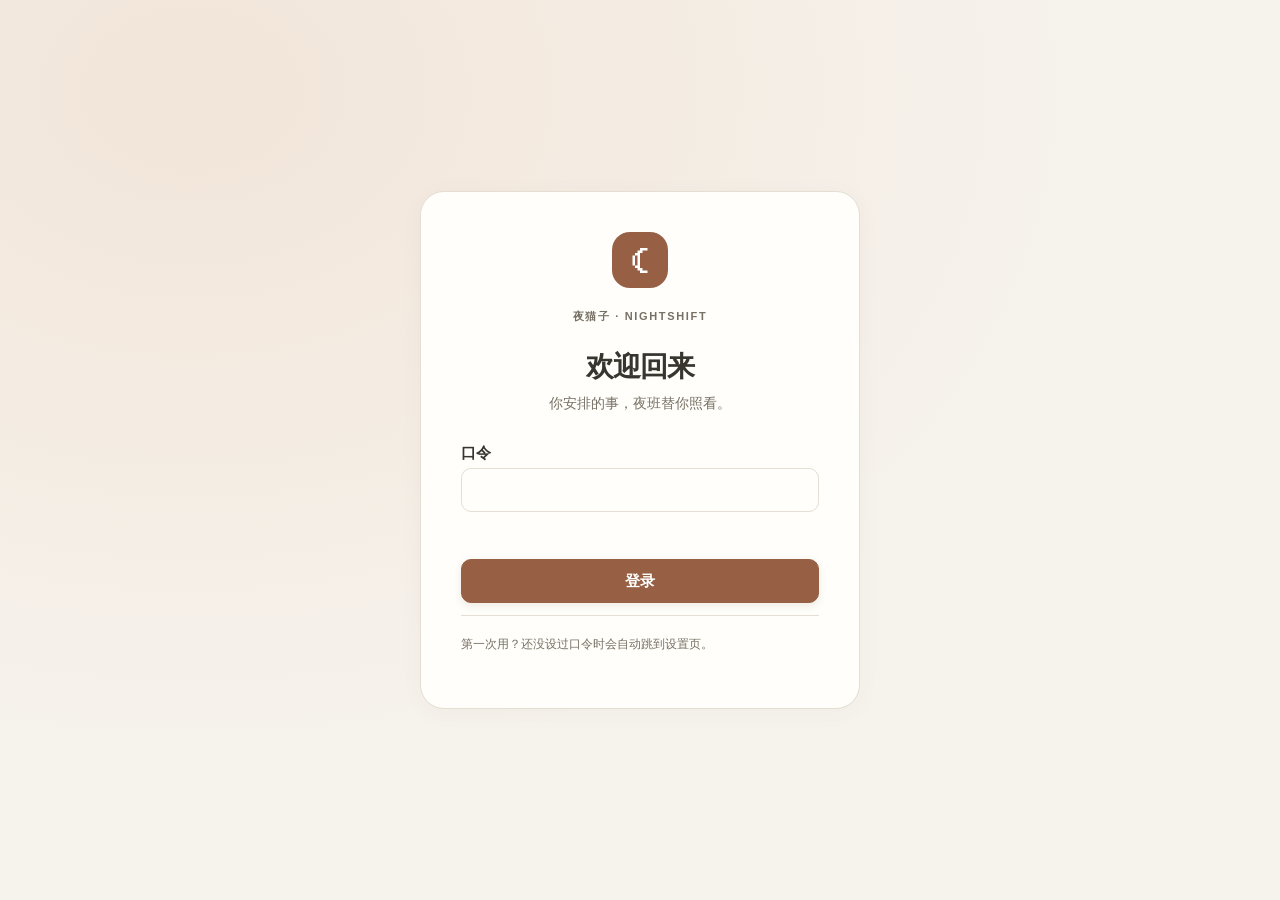
<file: web/login.html>
<!doctype html>
<html lang="zh-CN">
<head>
<meta charset="utf-8">
<meta name="viewport" content="width=device-width, initial-scale=1, viewport-fit=cover">
<title>夜猫子 · 登录</title>
<link rel="stylesheet" href="./style.css">
</head>
<body class="auth-page">
<main class="auth-box">
<div class="auth-brand"><span class="brand-mark" aria-hidden="true">☾</span><p class="eyebrow">夜猫子 · NIGHTSHIFT</p></div>
  <h1>欢迎回来</h1>
  <p class="page-intro">你安排的事，夜班替你照看。</p>
  <form id="login-form">
    <label for="password"><b>口令</b></label>
    <input type="password" id="password" autocomplete="current-password" required>
    <p id="err" class="err" role="alert"></p>
    <button type="submit" class="primary">登录</button>
  </form>
  <p class="note">第一次用？还没设过口令时会自动跳到设置页。</p>
</main>
<script>
"use strict";
var form = document.getElementById("login-form");
var err = document.getElementById("err");
form.addEventListener("submit", async function (ev) {
  ev.preventDefault();
  err.textContent = "";
  var password = document.getElementById("password").value;
  try {
    var resp = await fetch("./api/login", {
      method: "POST",
      headers: { "Content-Type": "application/json", "X-Requested-With": "nightshift" },
      body: JSON.stringify({ password: password })
    });
    var data = {};
    try { data = await resp.json(); } catch (e) { /* 空响应体 */ }
    if (resp.ok) {
      location.href = "./";
      return;
    }
    if (resp.status === 429) {
      err.textContent = "失败次数太多，请 15 分钟后再试";
    } else {
      err.textContent = data.error || "登录失败（" + resp.status + "）";
    }
  } catch (e) {
    err.textContent = "网络错误，稍后再试";
  }
});
</script>
</body>
</html>
</file>
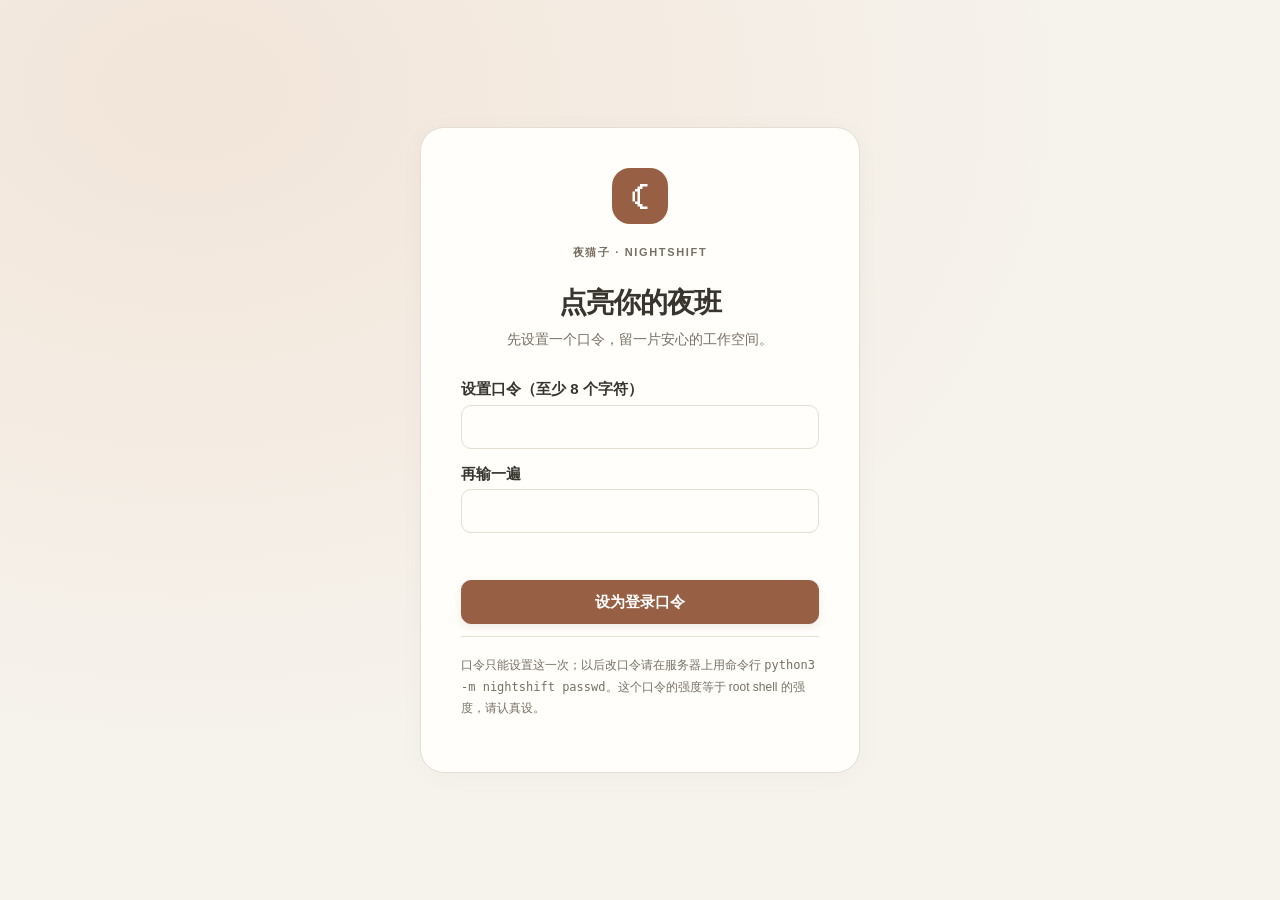
<file: web/setup.html>
<!doctype html>
<html lang="zh-CN">
<head>
<meta charset="utf-8">
<meta name="viewport" content="width=device-width, initial-scale=1, viewport-fit=cover">
<title>夜猫子 · 设置口令</title>
<link rel="stylesheet" href="./style.css">
</head>
<body class="auth-page">
<main class="auth-box">
<div class="auth-brand"><span class="brand-mark" aria-hidden="true">☾</span><p class="eyebrow">夜猫子 · NIGHTSHIFT</p></div>
  <h1>点亮你的夜班</h1>
  <p class="page-intro">先设置一个口令，留一片安心的工作空间。</p>
  <form id="setup-form">
    <label for="password"><b>设置口令（至少 8 个字符）</b></label>
    <input type="password" id="password" autocomplete="new-password" minlength="8" required>
    <label for="password2"><b>再输一遍</b></label>
    <input type="password" id="password2" autocomplete="new-password" minlength="8" required>
    <p id="err" class="err" role="alert"></p>
    <button type="submit" class="primary">设为登录口令</button>
  </form>
  <p class="note">口令只能设置这一次；以后改口令请在服务器上用命令行
  <code>python3 -m nightshift passwd</code>。这个口令的强度等于 root shell 的强度，请认真设。</p>
</main>
<script>
"use strict";
var form = document.getElementById("setup-form");
var err = document.getElementById("err");
form.addEventListener("submit", async function (ev) {
  ev.preventDefault();
  err.textContent = "";
  var password = document.getElementById("password").value;
  var password2 = document.getElementById("password2").value;
  if (password !== password2) {
    err.textContent = "两次输入不一致";
    return;
  }
  try {
    var resp = await fetch("./api/setup", {
      method: "POST",
      headers: { "Content-Type": "application/json", "X-Requested-With": "nightshift" },
      body: JSON.stringify({ password: password })
    });
    var data = {};
    try { data = await resp.json(); } catch (e) { /* 空响应体 */ }
    if (resp.ok) {
      location.href = "./";
      return;
    }
    err.textContent = data.error || "设置失败（" + resp.status + "）";
  } catch (e) {
    err.textContent = "网络错误，稍后再试";
  }
});
</script>
</body>
</html>
</file>
<file: web/style.css>
/* 夜班工作台：暖纸色、系统字体、桌面分栏与手机底部导航。 */

:root {
  color-scheme: light;
  --bg: #f6f3ed;
  --card: #fffefa;
  --surface: #eee9df;
  --text: #37352e;
  --muted: #777064;
  --line: #e4ded3;
  --accent: #976044;
  --accent-weak: #f2e5d9;
  --on-accent: #ffffff;
  --ok: #527562;
  --warn: #a77429;
  --warn-bg: #f8ecd3;
  --danger: #b94c43;
  --danger-bg: #fae9e4;
  --purple: #827096;
  --chip-sched: #777368;
  --chip-done: #63766a;
  --chip-cancel: #78736c;
  --screen-bg: #242620;
  --screen-text: #e1e8d6;
  --shadow: 0 4px 24px rgba(72, 52, 31, .035);
}

@media (prefers-color-scheme: dark) {
  :root {
    color-scheme: dark;
    --bg: #211f1c;
    --card: #2b2823;
    --surface: #343029;
    --text: #f0e8db;
    --muted: #b6ab9b;
    --line: #464035;
    --accent: #e0ab87;
    --accent-weak: #443329;
    --on-accent: #2b2019;
    --ok: #8baa92;
    --warn: #deb363;
    --warn-bg: #433621;
    --danger: #ee9386;
    --danger-bg: #482e29;
    --purple: #bdacd0;
    --chip-sched: #aaa190;
    --chip-done: #9fae9d;
    --chip-cancel: #afa596;
    --screen-bg: #191b17;
    --screen-text: #e1e8d6;
    --shadow: none;
  }
}

* { box-sizing: border-box; }

html, body {
  margin: 0;
  padding: 0;
  background: var(--bg);
  color: var(--text);
  font-family: -apple-system, BlinkMacSystemFont, "PingFang SC", "Hiragino Sans GB",
    "Microsoft YaHei", "Segoe UI", Roboto, sans-serif;
  font-size: 16px;
  line-height: 1.5;
}

.wrap { max-width: 720px; margin: 0 auto; padding: 0 12px 32px; }

h1 { font-size: 20px; margin: 16px 0 8px; }
h2 { font-size: 17px; margin: 20px 0 8px; }

/* ---------- 顶栏与分段切换 ---------- */

.topbar {
  position: sticky;
  top: 0;
  z-index: 20;
  background: var(--bg);
  border-bottom: 1px solid var(--line);
  padding: 8px 12px;
  display: flex;
  align-items: center;
  gap: 10px;
  flex-wrap: wrap;
}
.brand { font-weight: 700; font-size: 17px; margin-right: auto; }

.seg {
  display: flex;
  background: var(--card);
  border: 1px solid var(--line);
  border-radius: 12px;
  overflow: hidden;
}
.seg button {
  min-height: 44px;
  min-width: 72px;
  padding: 0 16px;
  border: 0;
  background: transparent;
  color: var(--text);
  font-size: 15px;
  cursor: pointer;
}
.seg button + button { border-left: 1px solid var(--line); }
.seg button[aria-selected="true"] {
  background: var(--accent);
  color: var(--on-accent);
  font-weight: 600;
}

/* ---------- 表单与按钮 ---------- */

button, .btn {
  min-height: 44px;
  padding: 10px 16px;
  font-size: 15px;
  border-radius: 10px;
  border: 1px solid var(--line);
  background: var(--card);
  color: var(--text);
  cursor: pointer;
  touch-action: manipulation;
  -webkit-tap-highlight-color: transparent;
}
button:active { opacity: 0.7; }
button.primary:active, button.danger.solid:active { opacity: 0.85; transform: scale(0.98); }
button.primary {
  background: var(--accent);
  border-color: var(--accent);
  color: var(--on-accent);
  font-weight: 600;
}
button.danger { color: var(--danger); border-color: var(--danger); background: transparent; }
button.ghost { border-color: var(--line); background: transparent; }
button:disabled { opacity: 0.5; cursor: default; }

label { display: block; font-size: 15px; margin: 14px 0 4px; color: var(--muted); }
label b { color: var(--text); font-weight: 600; }

input[type="text"], input[type="password"], input[type="number"],
input[type="datetime-local"], input[type="date"], input[type="time"], select, textarea {
  width: 100%;
  min-height: 44px;
  padding: 10px 12px;
  font-size: 16px;
  font-family: inherit;
  color: var(--text);
  background: var(--card);
  border: 1px solid var(--line);
  border-radius: 10px;
}
textarea { min-height: 96px; resize: vertical; line-height: 1.45; }
textarea.tall { min-height: 150px; }
textarea.mono { font-family: ui-monospace, SFMono-Regular, Menlo, Consolas, monospace; }

input:focus, select:focus, textarea:focus, button:focus-visible {
  outline: 2px solid var(--accent);
  outline-offset: 1px;
}

.hint { font-size: 13px; color: var(--muted); margin: 4px 0; }
.err { color: var(--danger); font-size: 15px; margin: 8px 0; min-height: 1em; }
.ok-note { color: var(--ok); font-size: 15px; margin: 8px 0; }

/* ---------- 卡片 ---------- */

.card {
  background: var(--card);
  border: 1px solid var(--line);
  border-radius: 14px;
  padding: 14px;
  margin: 12px 0;
}
.card.flash { outline: 2px solid var(--accent); }

.task-head { display: flex; align-items: baseline; gap: 8px; flex-wrap: wrap; }
.task-title { font-size: 16px; font-weight: 600; }
.task-id { font-size: 12px; color: var(--muted); font-family: ui-monospace, Menlo, Consolas, monospace; }
.task-meta { font-size: 14px; color: var(--muted); margin-top: 4px; }

.chip {
  display: inline-block;
  font-size: 13px;
  font-weight: 600;
  color: #fff;
  border-radius: 999px;
  padding: 2px 10px;
  background: var(--chip-sched);
  white-space: nowrap;
}
.chip.st-scheduled { background: var(--chip-sched); }
.chip.st-postponed { background: var(--warn); color: #201a00; }
.chip.st-launching, .chip.st-working { background: var(--accent); }
.chip.st-waiting_background, .chip.st-waiting_wakeup { background: var(--purple); }
.chip.st-idle { background: var(--ok); }
.chip.st-exited, .chip.st-finished { background: var(--chip-done); }
.chip.st-failed, .chip.st-needs_attention, .chip.st-chain_exhausted { background: var(--danger); }
.chip.st-cancelled { background: var(--chip-cancel); }
.chip.st-chained { background: var(--accent); }
/* S5③：工作树收尾三态 */
.chip.st-awaiting_merge { background: var(--warn); color: #201a00; }
.chip.st-merged { background: var(--ok); }
.chip.st-discarded { background: var(--chip-cancel); }
/* S7/S8③：held（会话活着但明确不施工，等审稿/等返工/"我来看"打断）+
   阶段签复用同色但另开一类，跟原始 state chip 区分开 */
.chip.st-held { background: var(--purple); }
.chip.phase-chip { border: 1px solid rgba(255,255,255,0.5); }

.task-when { font-size: 15px; margin-top: 8px; }
.task-when .count { color: var(--accent); font-weight: 600; }

/* ---------- 进度条 ---------- */

.bar {
  height: 6px;
  border-radius: 999px;
  background: var(--line);
  overflow: hidden;
  margin: 6px 0 2px;
}
.bar > i {
  display: block;
  height: 100%;
  border-radius: 999px;
  background: var(--ok);
}
.bar > i.mid { background: var(--warn); }
.bar > i.high { background: var(--danger); }
.bar-label { font-size: 13px; color: var(--muted); display: flex; justify-content: space-between; }

.quota-line { font-size: 14px; color: var(--muted); margin-top: 6px; }

/* ---------- 折叠 / 截断 ---------- */

details.events { margin-top: 8px; font-size: 14px; }
details.events summary { cursor: pointer; color: var(--muted); min-height: 32px; line-height: 32px; }
details.events pre {
  margin: 4px 0 0;
  padding: 8px;
  background: var(--screen-bg);
  color: var(--screen-text);
  border-radius: 8px;
  font-size: 12px;
  overflow-x: auto;
  max-height: 200px;
  overflow-y: auto;
}

.lastmsg {
  font-size: 14px;
  margin-top: 8px;
  white-space: pre-wrap;
  word-break: break-word;
}
.lastmsg.clamp {
  display: -webkit-box;
  -webkit-line-clamp: 2;
  -webkit-box-orient: vertical;
  overflow: hidden;
  cursor: pointer;
}

.warn-reason { color: var(--danger); font-size: 14px; margin: 6px 0 0; white-space: pre-wrap; }

.actions { display: flex; gap: 8px; flex-wrap: wrap; margin-top: 12px; }
.actions button { min-width: 96px; }

/* S8③：审稿配方行——跟施工行同款 task-meta 字号，颜色区分开一点 */
.review-meta { color: var(--purple); }

/* S8③：每轮详情——折叠区，手机上不横滚 */
.pipeline-detail { margin-top: 10px; border-top: 1px solid var(--line); padding-top: 6px; }
.pipeline-detail summary {
  cursor: pointer; min-height: 44px; line-height: 44px; color: var(--muted); font-size: 14px;
  touch-action: manipulation;
}
.pipeline-detail-body { padding-top: 4px; }
.pipeline-round { margin: 8px 0; padding: 8px 10px; background: var(--bg); border-radius: 10px; }
.pipeline-round h4 { margin: 0 0 6px; font-size: 13px; color: var(--muted); font-weight: 600; }
.pipeline-doc { margin: 6px 0; font-size: 13px; overflow-wrap: anywhere; }
.pipeline-doc pre {
  white-space: pre-wrap;
  overflow-wrap: anywhere;
  overflow-x: hidden;
  margin: 4px 0 0;
  padding: 8px;
  background: var(--card);
  border: 1px solid var(--line);
  border-radius: 8px;
  font-size: 12.5px;
}
.pipeline-doc.mono {
  font-family: ui-monospace, SFMono-Regular, Menlo, Consolas, monospace;
  cursor: pointer;
  color: var(--accent);
  min-height: 44px;
  line-height: 44px;
  touch-action: manipulation;
}

/* ---------- 新建页 ---------- */

fieldset.box {
  border: 1px solid var(--line);
  border-radius: 12px;
  margin: 14px 0 0;
  padding: 4px 14px 14px;
}
fieldset.box summary { cursor: pointer; min-height: 44px; line-height: 44px; font-weight: 600; }

/* S8②：details.box 用的是原生 <details>，不是 fieldset，选择器要覆盖到 */
details.box {
  border: 1px solid var(--line);
  border-radius: 12px;
  margin: 14px 0 0;
  padding: 4px 14px 14px;
}
details.box summary { cursor: pointer; min-height: 44px; line-height: 44px; font-weight: 600; }
#review-fields { margin-top: 6px; padding-left: 12px; border-left: 2px solid var(--line); }

.prompt-head { display: flex; align-items: center; gap: 8px; flex-wrap: wrap; margin-top: 14px; }
.prompt-head label { margin: 0; }
.tag-edited {
  display: none;
  font-size: 13px;
  color: var(--warn);
  border: 1px solid var(--warn);
  border-radius: 999px;
  padding: 2px 10px;
}
.tag-edited.show { display: inline-block; }

/* ---------- 屏幕快照遮罩 ---------- */

.overlay {
  position: fixed;
  inset: 0;
  z-index: 50;
  background: var(--screen-bg);
  display: none;
  flex-direction: column;
}
.overlay.show { display: flex; }
.overlay .overlay-bar {
  display: flex;
  align-items: center;
  gap: 10px;
  padding: 8px 12px;
  color: var(--screen-text);
  border-bottom: 1px solid #222;
}
.overlay .overlay-bar .t { font-weight: 600; margin-right: auto; }
.overlay pre {
  flex: 1;
  margin: 0;
  padding: 10px;
  color: var(--screen-text);
  font-family: ui-monospace, SFMono-Regular, Menlo, Consolas, monospace;
  font-size: 13px;
  line-height: 1.4;
  overflow: auto;
  white-space: pre;
}

/* ---------- 错误横幅 / 全屏提示 ---------- */

#banner {
  display: none;
  position: fixed;
  top: 0; left: 0; right: 0;
  z-index: 99;
  background: var(--danger);
  color: #fff;
  text-align: center;
  padding: 12px 44px 12px 12px;
  font-size: 15px;
}
#banner.show { display: block; }
/* G16：sticky 横幅的关闭按钮，触摸区 ≥44px */
#banner-close {
  position: absolute;
  top: 0;
  right: 0;
  width: 44px;
  height: 44px;
  min-width: 44px;
  min-height: 44px;
  border: none;
  background: transparent;
  color: #fff;
  font-size: 20px;
  line-height: 1;
  cursor: pointer;
}

/* ---------- 登录 / 设置页 ---------- */

.auth-box { max-width: 380px; margin: 48px auto 0; padding: 0 16px; }
.auth-box h1 { text-align: center; }
.auth-box .note { font-size: 14px; color: var(--muted); margin-top: 12px; }
.auth-box button[type="submit"] { width: 100%; margin-top: 16px; }

/* 顶栏可选的"回主站"链接（config.http.home_link） */
.home-link { text-decoration: none; display: inline-flex; align-items: center; min-height: 44px; padding: 0 10px; margin-right: 6px; color: var(--muted); font-size: 15px; }

/* 页脚的退出登录：小字、不抢眼（8/28 工头把顶栏"退出"当成了返回） */
.foot { text-align: center; margin: 40px 0 24px; }
.link-btn { background: none; border: none; color: var(--muted); font-size: 13px; text-decoration: underline; min-height: 44px; padding: 0 12px; }

/* 额度卡头部：标题 + 两个按钮 */
.quota-head { display: flex; align-items: center; justify-content: space-between; gap: 8px; flex-wrap: wrap; margin-bottom: 6px; }
.quota-btns { display: flex; gap: 6px; }
.quota-btns button { min-height: 40px; padding: 0 12px; font-size: 14px; }

.bar-block { margin-bottom: 8px; }
.bar-resets { font-size: 12px; color: var(--muted); margin-top: 3px; }

/* S6⑤：额度卡两家（Claude/Codex）各一块 */
.quota-runner { margin-bottom: 14px; }
.quota-runner:last-child { margin-bottom: 0; }
.quota-runner h3 { margin: 0 0 6px; font-size: 14px; color: var(--muted); font-weight: 600; }

/* S6⑤：卡片头部"施工：Codex · 模型" */
.runner-chip { background: var(--chip-sched); }

.warmup-row { display: flex; align-items: center; gap: 8px; flex-wrap: wrap; margin-top: 10px; padding-top: 10px; border-top: 1px solid var(--line, #8884); }
.warmup-row label.inline { display: inline-flex; align-items: center; gap: 6px; margin: 0; }
.warmup-row input[type="time"] { padding: 0 8px; }

/* 换班链：一张卡里列各班 */
.shifts { display: flex; flex-wrap: wrap; gap: 6px 14px; margin: 6px 0 2px; font-size: 13px; color: var(--muted); }
.shift-item { display: inline-flex; align-items: center; gap: 4px; }
.shift-item .chip { font-size: 12px; padding: 1px 8px; }

.warmup-times { display: flex; flex-direction: column; gap: 6px; margin: 8px 0; }
.warmup-times .row { display: flex; align-items: center; gap: 8px; }
.warmup-times input[type="time"] { width: auto; min-height: 40px; padding: 0 8px; }
.warmup-times .x { min-height: 40px; min-width: 40px; }

/* ---------- S4③：触发方式单选 / 编辑模式 ---------- */

.choice-row { display: flex; gap: 18px; flex-wrap: wrap; }
.choice-row label.inline {
  display: inline-flex;
  align-items: center;
  gap: 6px;
  margin: 6px 0;
  color: var(--text);
}

.edit-hint {
  background: var(--accent-weak);
  border: 1px solid var(--accent);
  border-radius: 10px;
  padding: 8px 12px;
  font-size: 14px;
  margin: 10px 0 0;
}

.stuck-chip { background: var(--warn); color: #201a00; }

/* 卡住时中止按钮高亮：实心红 */
button.danger.solid { background: var(--danger); border-color: var(--danger); color: #fff; font-weight: 600; }

.draft-line {
  font-size: 14px;
  margin-top: 8px;
  color: var(--warn);
  cursor: pointer;
  word-break: break-all;
}

/* ---------- S5③：工作树卡片行 / 孤儿提示 ---------- */

.task-wt {
  display: flex;
  align-items: baseline;
  gap: 8px;
  flex-wrap: wrap;
  margin-top: 6px;
  font-size: 13px;
}
.wt-branch {
  font-family: ui-monospace, SFMono-Regular, Menlo, Consolas, monospace;
  font-weight: 600;
  cursor: pointer;
  min-height: 32px;
  line-height: 32px;
  border-bottom: 1px dashed var(--accent);
  color: var(--accent);
  touch-action: manipulation;
}
.wt-branch:active { opacity: 0.6; }
.wt-path {
  color: var(--muted);
  word-break: break-all;
  font-family: ui-monospace, SFMono-Regular, Menlo, Consolas, monospace;
}

.orphan-box {
  border: 1px solid var(--danger);
  background: var(--danger-bg);
}
.orphan-details summary {
  cursor: pointer;
  min-height: 44px;
  line-height: 44px;
  font-weight: 600;
  color: var(--danger);
}
.orphan-item {
  padding: 8px 0;
  border-top: 1px solid var(--line);
  font-size: 14px;
  word-break: break-all;
}
.orphan-path { margin-top: 2px; }
.mono { font-family: ui-monospace, SFMono-Regular, Menlo, Consolas, monospace; }

/* ---------- S4③：捎话弹层 ---------- */

.msg-overlay {
  justify-content: center;
  align-items: center;
  background: rgba(0, 0, 0, 0.6);
  padding: 16px;
}
.msg-card {
  background: var(--card);
  color: var(--text);
  border-radius: 14px;
  padding: 14px;
  width: 100%;
  max-width: 560px;
  display: flex;
  flex-direction: column;
}
.msg-card .overlay-bar {
  color: var(--text);
  border-bottom: 1px solid var(--line);
  margin-bottom: 10px;
  padding: 0 0 8px;
}
.msg-btns { display: flex; gap: 8px; flex-wrap: wrap; margin-top: 8px; }
.msg-btns button { flex: 1; min-width: 120px; }

/* ---------- 日期栏 ---------- */

.cal-toggle {
  display: block;
  width: 100%;
  min-height: 40px;
  margin: 12px 0;
  padding: 0 14px;
  background: var(--card);
  border: 1px solid var(--line);
  border-radius: 999px;
  color: var(--accent);
  font-size: 14px;
  text-align: center;
  touch-action: manipulation;
}
.cal-panel {
  background: var(--card);
  border: 1px solid var(--line);
  border-radius: 14px;
  padding: 10px 14px 14px;
  margin: -4px 0 12px;
}
.cal-jump {
  display: block;
  width: 100%;
  min-height: 44px;
  margin-bottom: 10px;
  padding: 8px 10px;
  background: var(--card);
  color: var(--text);
  border: 1px solid var(--line);
  border-radius: 10px;
  font-size: 15px;
}
.cal-head {
  display: flex;
  align-items: center;
  justify-content: space-between;
  margin-bottom: 6px;
}
.cal-title { font-size: 15px; font-weight: 600; }
.cal-nav {
  min-width: 44px;
  min-height: 44px;
  font-size: 18px;
  line-height: 1;
}
.cal-grid {
  display: grid;
  grid-template-columns: repeat(7, 1fr);
  gap: 2px;
  text-align: center;
}
.cal-dow { font-size: 12px; color: var(--muted); padding: 4px 0; }
.cal-day {
  position: relative;
  min-height: 40px;
  display: flex;
  align-items: center;
  justify-content: center;
  font-size: 14px;
  border-radius: 10px;
  color: var(--muted);
  background: transparent;
  border: none;
  touch-action: manipulation;
}
.cal-day.pad { visibility: hidden; }
.cal-day.has-task {
  color: var(--text);
  font-weight: 600;
  cursor: pointer;
}
.cal-day.has-task:active { background: var(--accent-weak); }
.cal-day.no-task { cursor: default; }
.cal-day.today { outline: 1.5px solid var(--accent); outline-offset: -1.5px; }
.cal-day.selected { background: var(--accent); color: #fff; }
.cal-filter-hint {
  display: flex;
  align-items: center;
  justify-content: space-between;
  margin-top: 8px;
  padding-top: 8px;
  border-top: 1px solid var(--line);
  font-size: 14px;
  color: var(--muted);
}
.cal-filter-hint button { min-height: 36px; padding: 0 10px; font-size: 13px; }

/* ---------- S8④：模板页分组 / 忙碌按钮 / 手机总收口 ---------- */

.tpl-group {
  margin-top: 28px;
  padding-top: 10px;
  border-top: 2px solid var(--accent);
  color: var(--accent);
}
.tpl-group:first-of-type { margin-top: 20px; }
#view-tpl h3 { font-size: 15px; margin: 16px 0 4px; }

/* 请求进行中禁用态：不只靠颜色变浅，光标也明确变化 */
button[aria-busy="true"] { cursor: progress; }

/* 320–430px 宽度：卡片内文字/分支名/交接正文一律允许在任意字符处折行，
   不靠横向滚动条 */
.task-title, .task-meta, .review-meta, .lastmsg, .warn-reason,
.wt-path, .draft-line, .quota-line, .bar-resets {
  overflow-wrap: anywhere;
}
.wt-branch { min-height: 44px; line-height: 44px; }
details.events summary { min-height: 44px; line-height: 44px; }
.quota-btns button { min-height: 44px; }
.warmup-times input[type="time"] { min-height: 44px; }
.warmup-times .x { min-height: 44px; min-width: 44px; }

/* 宽内容在所属组件内折行，不靠裁剪整页掩盖溢出。 */

/* 9/8 批量清理 */
.bulk-row { display: flex; flex-wrap: wrap; gap: 8px 12px; align-items: center; margin: 4px 0 8px; }
.bulk-row label { display: inline-flex; align-items: center; gap: 6px; font-size: 14px; }
.bulk-row input[type="date"] { min-height: 44px; }
.bulk-list { padding-left: 18px; font-size: 14px; margin: 6px 0 10px; }
.bulk-list li { margin: 2px 0; word-break: break-all; }

/* ---------- 温暖工作台：共用的层级与触控细节 ---------- */
[hidden] { display: none !important; }
body { -webkit-font-smoothing: antialiased; }
button, input, select, textarea { font-family: inherit; }
button, .btn, summary { transition: background-color .16s, border-color .16s, box-shadow .16s; }
input[type="checkbox"], input[type="radio"] { accent-color: var(--accent); flex-shrink: 0; width: 18px; height: 18px; }
input, select, textarea { min-width: 0; max-width: 100%; }
input:not([type="checkbox"]):not([type="radio"]), select, textarea { background: var(--card); }
input:focus, select:focus, textarea:focus, button:focus-visible, a:focus-visible, summary:focus-visible {
  outline: 2px solid var(--accent); outline-offset: 3px;
}
a { color: var(--accent); }
button.primary { color: var(--on-accent); box-shadow: 0 3px 8px rgba(96, 59, 34, .1); }
button.danger.solid { color: var(--on-accent); }
.hint { line-height: 1.7; }
.eyebrow { margin: 0 0 8px; font-size: 11px; letter-spacing: .15em; color: var(--muted); font-weight: 600; }
h1 { font-size: 30px; letter-spacing: -.04em; font-weight: 650; line-height: 1.3; }
h2 { font-size: 18px; letter-spacing: -.02em; }
.page-intro { color: var(--muted); font-size: 14px; margin: 8px 0 28px; }
.card { border-radius: 18px; padding: 22px; box-shadow: var(--shadow); }
.skip-link { position: fixed; top: -100px; left: 16px; z-index: 100; padding: 12px; background: var(--card); border-radius: 8px; }
.skip-link:focus { top: 12px; }
.brand { display: flex; align-items: center; gap: 12px; font-size: 21px; letter-spacing: .04em; }
.brand small { display: block; margin-top: 3px; font-size: 9px; letter-spacing: .23em; color: var(--muted); font-weight: 500; }
.brand-mark { display: inline-flex; align-items: center; justify-content: center; width: 43px; height: 43px; border-radius: 15px; background: var(--accent); color: var(--on-accent); font-family: Georgia, serif; font-size: 32px; line-height: 1; }
.topbar { background: var(--card); }
.nav-icon { display: inline-block; width: 24px; font-size: 22px; line-height: 1; font-weight: 400; }
.seg { gap: 6px; border: 0; background: transparent; overflow: visible; }
.seg button { display: flex; align-items: center; gap: 12px; border-radius: 12px; color: var(--muted); }
.seg button + button { border: 0; }
.seg button[aria-selected="true"] { background: var(--accent-weak); color: var(--accent); }
#btn-refresh { display: flex; align-items: center; justify-content: space-between; gap: 10px; color: var(--muted); }
.welcome { display: flex; align-items: center; justify-content: space-between; gap: 24px; padding: 24px 8px 36px; }
.welcome h1 { font-size: 38px; margin: 10px 0; }
.heading-dot { color: var(--accent); }
.welcome-copy { font-size: 15px; color: var(--muted); margin: 12px 0 24px; }
.welcome .primary { padding-inline: 22px; }
.night-art { position: relative; flex: 0 0 240px; height: 180px; }
.orbit { position: absolute; width: 208px; height: 132px; left: 10px; top: 12px; border: 1px solid var(--line); border-radius: 50%; transform: rotate(-25deg); }
.moon { position: absolute; top: 18px; left: 78px; width: 102px; height: 102px; border-radius: 50%; box-shadow: -24px 15px 0 0 var(--accent); transform: rotate(-15deg); opacity: .68; }
.star { position: absolute; color: var(--accent); font-size: 30px; }
.star-one { left: 176px; top: 3px; }
.star-two { left: 28px; top: 108px; font-size: 17px; }
.art-caption { position: absolute; bottom: 0; left: 52px; font-size: 9px; letter-spacing: .25em; color: var(--muted); }
.dashboard-grid { display: grid; grid-template-columns: minmax(0, 1fr) 300px; gap: 28px; align-items: start; }
.dashboard-side { grid-column: 2; grid-row: 1; min-width: 0; }
.task-column { grid-column: 1; grid-row: 1; min-width: 0; }
.section-heading { display: flex; align-items: center; justify-content: space-between; gap: 12px; margin: 0 0 14px; }
.section-heading h2 { margin: 0; }
#task-count { font-variant-numeric: tabular-nums; }
#quota-box { margin: 0; padding: 22px; }
.quota-head { flex-wrap: nowrap; margin-bottom: 16px; }
.quota-summary { display: flex; align-items: center; justify-content: space-between; gap: 12px; min-height: 44px; cursor: pointer; list-style: none; }
.quota-summary::-webkit-details-marker { display: none; }
.quota-summary .eyebrow { display: block; font-size: 10px; letter-spacing: .08em; }
.quota-summary strong { font-size: 18px; font-weight: 600; }
.quota-chevron { color: var(--muted); font-size: 20px; }
#quota-box[open] .quota-chevron { transform: rotate(180deg); }
#quota-box[open] .quota-summary { margin-bottom: 12px; }
.quota-head .eyebrow { font-size: 10px; letter-spacing: .08em; }
.quota-btns { flex-shrink: 0; }
.quota-btns button { font-size: 12px; padding-inline: 10px; }
.quota-explainer { font-size: 11px; margin: 0; }
.quota-runner { margin: 0 0 20px; }
.quota-runner + .quota-runner { padding-top: 20px; border-top: 1px solid var(--line); }
.quota-runner h3 { display: flex; align-items: center; gap: 8px; margin-bottom: 16px; font-size: 14px; color: var(--text); }
.quota-runner h3::before { content: ''; width: 7px; height: 7px; border-radius: 50%; background: var(--accent); }
.quota-runner + .quota-runner h3::before { background: var(--ok); }
.bar-block { margin-bottom: 15px; }
.bar { height: 5px; margin-top: 8px; background: var(--surface); }
.bar-label { gap: 8px; font-size: 12px; overflow-wrap: anywhere; }
.bar-label span:first-child { min-width: 0; }
.bar-label span:last-child { color: var(--text); font-weight: 600; font-variant-numeric: tabular-nums; flex-shrink: 0; }
.bar-resets, .quota-line { font-size: 12px; }
.warmup-settings { border-top: 1px solid var(--line); margin-top: 20px; padding-top: 10px; }
.warmup-settings summary { min-height: 44px; cursor: pointer; font-size: 13px; line-height: 44px; }
.warmup-settings summary .hint { margin-left: 4px; font-size: 11px; }
.warmup-row { margin-top: 0; padding-top: 8px; border: 0; }
.warmup-row label.inline { font-size: 13px; align-items: start; }
.warmup-row .hint { font-size: 12px; }
#btn-warmup-add { width: 100%; font-size: 13px; }
#bulk-box { background: transparent; margin: 0 0 10px; padding: 0 14px; border-radius: 10px; }
#bulk-box summary { font-size: 13px; font-weight: 400; color: var(--muted); }
#bulk-box[open] { padding-bottom: 14px; background: var(--card); }
.cal-toggle { width: auto; min-height: 44px; margin: 0 0 16px; border-radius: 10px; padding-inline: 18px; font-size: 13px; }
.cal-panel { max-width: 420px; margin: 0 0 18px; }
.cal-day { padding: 0; min-width: 0; min-height: 44px; }
.cal-filter-hint { gap: 8px; }
.cal-filter-hint button { min-height: 44px; }
#task-list .card { margin: 0 0 18px; }
.task-head { gap: 8px; align-items: center; }
.task-title { order: -1; flex: 1 0 100%; min-width: 0; margin-bottom: 6px; font-size: 20px; line-height: 1.5; }
.task-id { display: block; flex-basis: 100%; font-size: 10px; opacity: .8; margin-top: 3px; overflow-wrap: anywhere; }
.chip { font-size: 11px; padding: 3px 9px; letter-spacing: .02em; white-space: normal; overflow-wrap: anywhere; max-width: 100%; }
.runner-chip { color: var(--muted); background: var(--surface); font-weight: 400; }
.task-meta { font-size: 12px; margin-top: 10px; line-height: 1.8; }
.task-when { font-size: 13px; margin: 12px 0; overflow-wrap: anywhere; }
.lastmsg { border-left: 2px solid var(--line); padding-left: 12px; color: var(--muted); line-height: 1.8; margin-top: 14px; }
.actions { gap: 8px; padding-top: 14px; border-top: 1px solid var(--line); margin-top: 18px; }
.actions button { font-size: 13px; min-width: 76px; padding: 8px 12px; }
.empty-state { text-align: center; padding: 54px 24px; border: 1px solid var(--line); border-radius: 18px; background: var(--card); color: var(--muted); font-size: 14px; line-height: 1.8; }
.empty-state h3 { color: var(--text); font-size: 19px; margin: 14px 0 8px; }
.empty-state p { margin: 0 auto 24px; max-width: 320px; }
.empty-mark { font: 48px Georgia, serif; color: var(--accent); }
#view-new, #view-tpl { max-width: 860px; margin: 24px auto 0; padding: 32px 40px; background: var(--card); border: 1px solid var(--line); border-radius: 20px; box-shadow: var(--shadow); }
#view-new h1, #view-tpl h1 { margin: 8px 0 12px; }
#new-form > label, #only-create > label { margin-top: 24px; }
#new-form input:not([type="checkbox"]):not([type="radio"]), #new-form select, #new-form textarea, #view-tpl textarea { background: var(--bg); }
.choice-row { gap: 8px 20px; padding: 6px 0; }
.choice-row label.inline { min-height: 36px; line-height: 1.7; font-size: 14px; }
.choice-row code { overflow-wrap: anywhere; }
details.box { background: var(--bg); padding-bottom: 4px; }
details.box[open] { padding-bottom: 16px; }
details.box summary { font-size: 14px; line-height: 1.8; padding-block: 10px; }
.tpl-group { border-top: 1px solid var(--line); padding-top: 26px; margin-top: 36px; }
#view-tpl h3 { margin-top: 24px; }
#view-tpl textarea { margin-top: 10px; }
#new-submit, #btn-save-tpl { margin-top: 16px; }
.foot { display: flex; align-items: center; justify-content: space-between; gap: 12px; margin: 32px 0 0; padding-top: 16px; border-top: 1px solid var(--line); color: var(--muted); font-size: 11px; }
.foot .link-btn { font-size: 11px; text-decoration: none; padding: 0; }
.msg-card { padding: 24px; border: 1px solid var(--line); border-radius: 20px; max-height: calc(100dvh - 32px); overflow-y: auto; }
.msg-overlay { background: rgba(28, 25, 20, .5); backdrop-filter: blur(6px); }
.overlay .overlay-bar { flex-wrap: wrap; }
.overlay .overlay-bar .t { overflow-wrap: anywhere; min-width: 0; }
.auth-page { min-height: 100vh; min-height: 100dvh; display: grid; place-items: center; padding: 32px 20px; background: radial-gradient(ellipse at 15% 10%, var(--accent-weak), transparent 60%), var(--bg); }
.auth-box { width: 100%; max-width: 440px; margin: 0; padding: 40px; background: var(--card); border: 1px solid var(--line); border-radius: 24px; box-shadow: var(--shadow); }
.auth-brand { text-align: center; }
.auth-brand .brand-mark { width: 56px; height: 56px; font-size: 40px; border-radius: 18px; margin-bottom: 20px; }
.auth-box h1 { font-size: 28px; margin-top: 24px; }
.auth-box .page-intro { text-align: center; }
.auth-box .note { border-top: 1px solid var(--line); padding-top: 18px; font-size: 12px; line-height: 1.8; overflow-wrap: anywhere; }

/* 桌面：固定侧栏与真正利用横向空间的双栏工作区。 */
@media (min-width: 1100px) {
  .workspace .topbar { position: fixed; inset: 0 auto 0 0; width: 212px; padding: 36px 22px 24px; flex-direction: column; align-items: stretch; gap: 0; border-right: 1px solid var(--line); border-bottom: 0; }
  .brand { margin: 0 0 44px; }
  .nav-label { font-size: 10px; letter-spacing: .1em; color: var(--muted); margin: 0 14px 14px; }
  .seg { flex-direction: column; }
  .seg button { width: 100%; min-height: 48px; padding-inline: 16px; }
  .sidebar-note { margin-top: auto; padding: 36px 12px; color: var(--muted); }
  .sidebar-note > span { font-size: 24px; color: var(--accent); }
  .sidebar-note p { font-size: 14px; line-height: 1.9; margin: 12px 0; }
  .sidebar-note small { font-size: 11px; }
  .home-link { margin: 0 0 10px; font-size: 13px; }
  .workspace .wrap { max-width: 1580px; margin-left: 212px; padding: 28px 40px 24px; }
}
@media (min-width: 1600px) {
  .workspace .wrap { padding-inline: 64px; }
  .dashboard-grid { grid-template-columns: minmax(0, 1fr) 340px; gap: 36px; }
}

/* 平板：横向导航，额度并排，任务维持舒适的阅读宽度。 */
@media (max-width: 1099px) {
  .nav-label, .sidebar-note { display: none; }
  .topbar { padding: 14px 24px; flex-wrap: wrap; gap: 16px; }
  .brand { margin-right: auto; }
  .workspace .wrap { max-width: 920px; padding: 20px 24px 24px; }
  .home-link { font-size: 12px; padding: 0; margin: 0; max-width: 120px; overflow-wrap: anywhere; }
  .dashboard-grid { grid-template-columns: minmax(0, 1fr); gap: 28px; }
  .dashboard-side, .task-column { grid-column: 1; grid-row: auto; }
  #quota-body { display: grid; grid-template-columns: repeat(2, minmax(0, 1fr)); gap: 24px; }
  .quota-runner, .quota-runner + .quota-runner { margin: 0; padding: 0; border: 0; }
  .quota-runner + .quota-runner { border-left: 1px solid var(--line); padding-left: 24px; }
  .night-art { flex-basis: 220px; }
}

/* 手机：轻量顶栏与底部导航，给拇指和安全区留出空间。 */
@media (max-width: 640px) {
  .topbar { padding: 12px 18px; gap: 12px; padding-top: max(12px, env(safe-area-inset-top)); }
  .brand { font-size: 18px; gap: 8px; }
  .brand-mark { width: 36px; height: 36px; border-radius: 12px; font-size: 28px; }
  .brand small { font-size: 8px; letter-spacing: .18em; }
  #btn-refresh { font-size: 12px; padding: 8px 10px; min-width: 44px; }
  .home-link { max-width: 80px; overflow-wrap: anywhere; }
  .seg { position: fixed; bottom: 0; left: 0; right: 0; z-index: 30; justify-content: space-around; gap: 12px; padding: 8px 16px max(8px, env(safe-area-inset-bottom)); background: var(--card); border-top: 1px solid var(--line); border-radius: 18px 18px 0 0; box-shadow: 0 -4px 24px rgba(72, 52, 31, .04); }
  .seg button { flex: 1; min-width: 0; min-height: 52px; flex-direction: column; justify-content: center; gap: 4px; padding: 6px 0; font-size: 11px; }
  .nav-icon { width: auto; font-size: 22px; }
  .workspace .wrap { padding: 8px 16px calc(100px + env(safe-area-inset-bottom)); }
  .welcome { padding: 26px 4px 28px; gap: 0; position: relative; }
  .welcome > div:first-child { position: relative; z-index: 1; }
  .welcome h1 { font-size: 30px; }
  .welcome .eyebrow { font-size: 10px; }
  .welcome-copy { max-width: 220px; font-size: 13px; margin: 12px 0 18px; }
  .welcome .primary { font-size: 13px; padding-inline: 16px; }
  .night-art { position: absolute; right: 0; top: 22px; width: 240px; height: 180px; transform: scale(.52); transform-origin: right top; opacity: .6; }
  .art-caption { display: none; }
  .dashboard-grid { gap: 26px; }
  #quota-box { padding: 18px; border-radius: 16px; }
  .quota-head { margin-bottom: 8px; }
  .quota-summary strong { font-size: 16px; }
  .quota-summary .eyebrow { display: none; }
  #quota-box:not([open]) { padding-block: 10px; }
  #quota-body { gap: 14px; }
  .quota-runner + .quota-runner { padding-left: 14px; }
  .quota-runner h3 { font-size: 13px; margin-bottom: 12px; }
  .bar-label { flex-wrap: wrap; gap: 0 4px; font-size: 11px; }
  .bar-resets, .quota-line { font-size: 11px; line-height: 1.7; }
  .warmup-settings { margin-top: 14px; padding-top: 4px; }
  .section-heading h2 { font-size: 18px; }
  .card { padding: 18px; border-radius: 16px; }
  .task-title { font-size: 18px; }
  .task-id { font-size: 10px; }
  .actions { gap: 8px; }
  .actions button { flex: 1 1 auto; min-width: 72px; }
  .empty-state { padding: 36px 20px; }
  #view-new, #view-tpl { margin-top: 20px; padding: 22px 18px; border-radius: 16px; }
  #view-new h1, #view-tpl h1 { font-size: 26px; }
  .choice-row { gap: 4px 14px; }
  .choice-row label.inline { display: flex; flex-wrap: wrap; font-size: 13px; }
  details.box { padding-inline: 12px; }
  .foot { flex-direction: column; gap: 2px; margin-top: 24px; }
  .auth-box { padding: 30px 24px; }
  .msg-card { padding: 18px; }
}
@media (prefers-color-scheme: dark) {
  .chip:not(.runner-chip) { color: #211f1c; }
  .cal-day.selected { color: var(--on-accent); }
  #banner, #banner-close { color: #211f1c; }
}
@media (hover: hover) {
  button:not(:disabled):hover { border-color: var(--accent); background: var(--accent-weak); }
  button.primary:not(:disabled):hover { background: var(--accent); filter: brightness(1.08); }
  button.danger:not(:disabled):hover { background: var(--danger-bg); color: var(--danger); }
  .seg button:hover { color: var(--accent); }
  summary:hover { color: var(--accent); }
}
@media (prefers-reduced-motion: reduce) {
  *, *::before, *::after { transition: none !important; scroll-behavior: auto !important; }
}
</file>
